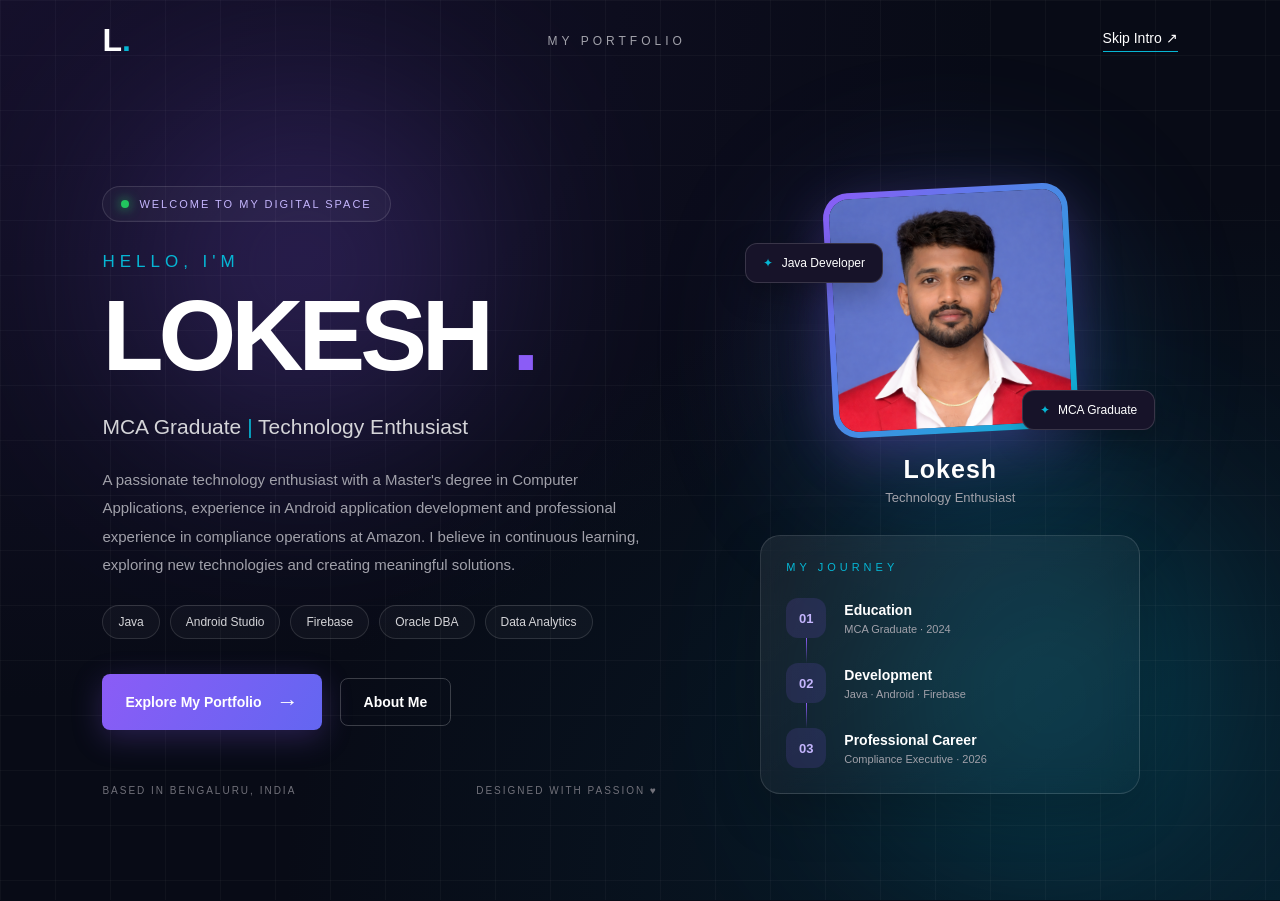
<file: welcome.html>
<!DOCTYPE html>
<html lang="en">

<head>
    <meta charset="UTF-8">
    <meta name="viewport" content="width=device-width, initial-scale=1.0">

    <title>Welcome | Lokesh Portfolio</title>

    <meta name="description"
        content="Welcome to Lokesh's portfolio - MCA graduate, Android development enthusiast and Compliance Executive.">

    <link rel="icon" href="favicon.ico" type="image/x-icon">
    <link rel="stylesheet" href="css/welcome.css">
</head>

<body>

    <!-- Background -->
    <div class="background">
        <div class="glow glow-one"></div>
        <div class="glow glow-two"></div>
        <div class="grid-overlay"></div>
    </div>

    <!-- Navigation -->
    <header class="navbar">

        <a href="welcome.html" class="logo">
            L<span>.</span>
        </a>

        <div class="nav-text">MY PORTFOLIO</div>

        <a href="index.html" class="skip-link">
            Skip Intro ↗
        </a>

        
    </header>


    <!-- Welcome Section -->
    <main class="welcome-container">

        <!-- Left Content -->
        <section class="welcome-content">

            <div class="status">
                <span class="status-dot"></span>
                WELCOME TO MY DIGITAL SPACE
            </div>

            <p class="greeting">HELLO, I'M</p>

            <h1>
                LOKESH <span class="name-dot">.</span>
            </h1>

            <h2>
                MCA Graduate
                <span>|</span>
                Technology Enthusiast
            </h2>

            <p class="description">
                A passionate technology enthusiast with a Master's
                degree in Computer Applications, experience in Android
                application development and professional experience
                in compliance operations at Amazon.
                
                I believe in continuous learning, exploring new
                technologies and creating meaningful solutions.
            </p>


            <!-- Technical Skills -->
            <div class="skill-tags">

                <span>Java</span>
                <span>Android Studio</span>
                <span>Firebase</span>
                <span>Oracle DBA</span>
                <span>Data Analytics</span>

            </div>


            <!-- Buttons -->
            <div class="button-group">

                <a href="index.html" class="primary-btn">
                    Explore My Portfolio
                    <span>→</span>
                </a>

                <a href="about.html" class="secondary-btn">
                    About Me
                </a>

            </div>


            <!-- Footer -->
            <div class="welcome-footer">

                <span>BASED IN BENGALURU, INDIA</span>

                <span>DESIGNED WITH PASSION ♥</span>

            </div>

        </section>


        <!-- Right Profile Section -->
        <section class="profile-section">

            <div class="profile-card">

                <div class="profile-glow"></div>

                <div class="profile-frame">

                    <img
                        src="images/profile/lokesh.png"
                        alt="Lokesh - Professional Profile Picture"
                        class="profile-image"
                    >

                </div>

                <div class="profile-caption">

                    <h3>Lokesh</h3>

                    <p>Technology Enthusiast</p>

                </div>


                <!-- Floating Labels -->
                <div class="floating-label label-one">
                    <span>✦</span> Java Developer
                </div>

                <div class="floating-label label-two">
                    <span>✦</span> MCA Graduate
                </div>


            </div>


            <!-- Journey Card -->
            <div class="journey-card">

                <p class="card-label">MY JOURNEY</p>

                <div class="journey-item">

                    <span class="journey-number">01</span>

                    <div>
                        <h4>Education</h4>
                        <p>MCA Graduate · 2024</p>
                    </div>

                </div>

                <div class="journey-line"></div>

                <div class="journey-item">

                    <span class="journey-number">02</span>

                    <div>
                        <h4>Development</h4>
                        <p>Java · Android · Firebase</p>
                    </div>

                </div>

                <div class="journey-line"></div>

                <div class="journey-item">

                    <span class="journey-number">03</span>

                    <div>
                        <h4>Professional Career</h4>
                        <p>Compliance Executive · 2026</p>
                    </div>

                </div>

            </div>

        </section>

    </main>


    <!-- Animation Script -->
    <script>
        document.addEventListener("DOMContentLoaded", function () {
            document.body.classList.add("loaded");
        });
    </script>

</body>
</html>
</file>
<file: css/welcome.css>
/* =====================================
   LOKESH PORTFOLIO - WELCOME PAGE
===================================== */

* {
    margin: 0;
    padding: 0;
    box-sizing: border-box;
}

:root {
    --bg-color: #080b16;
    --primary-color: #8b5cf6;
    --secondary-color: #06b6d4;
    --text-color: #ffffff;
    --muted-color: #a1a1aa;
}

html {
    scroll-behavior: smooth;
}

body {
    font-family: 'Segoe UI', Arial, sans-serif;
    background: var(--bg-color);
    color: var(--text-color);
    min-height: 100vh;
    overflow-x: hidden;
}

/* BACKGROUND */

.background {
    position: fixed;
    inset: 0;
    overflow: hidden;
    z-index: -1;
    background:
        radial-gradient(ellipse at top left, #15102b, transparent 55%),
        radial-gradient(ellipse at bottom right, #071e2c, transparent 55%),
        var(--bg-color);
}

.glow {
    position: absolute;
    width: 350px;
    height: 350px;
    border-radius: 50%;
    filter: blur(110px);
    opacity: 0.25;
    animation: floating 8s ease-in-out infinite alternate;
}

.glow-one {
    background: var(--primary-color);
    top: 10%;
    left: 10%;
}

.glow-two {
    background: var(--secondary-color);
    bottom: 5%;
    right: 5%;
    animation-delay: 2s;
}

.grid-overlay {
    position: absolute;
    inset: 0;
    background-image:
        linear-gradient(#ffffff08 1px, transparent 1px),
        linear-gradient(90deg, #ffffff08 1px, transparent 1px);
    background-size: 55px 55px;
}

/* NAVIGATION */

.navbar {
    width: 100%;
    padding: 22px 8%;
    display: flex;
    align-items: center;
    justify-content: space-between;
}

.logo {
    font-size: 32px;
    font-weight: 800;
    color: white;
    text-decoration: none;
}

.logo span {
    color: var(--secondary-color);
}

.nav-text {
    font-size: 12px;
    letter-spacing: 4px;
    color: var(--muted-color);
}

.skip-link {
    color: white;
    text-decoration: none;
    font-size: 14px;
    border-bottom: 1px solid var(--secondary-color);
    padding-bottom: 5px;
    transition: 0.3s;
}

.skip-link:hover {
    color: var(--secondary-color);
}

/* MAIN LAYOUT */

.welcome-container {
    max-width: 1300px;
    min-height: calc(100vh - 80px);
    margin: auto;
    padding: 45px 8%;
    display: grid;
    grid-template-columns: 1.1fr 0.9fr;
    align-items: center;
    gap: 65px;
}

/* LEFT CONTENT */

.welcome-content {
    opacity: 0;
    transform: translateY(35px);
    transition: 1s ease;
}

body.loaded .welcome-content {
    opacity: 1;
    transform: translateY(0);
}

.status {
    display: inline-flex;
    align-items: center;
    gap: 10px;
    padding: 11px 18px;
    border: 1px solid #ffffff20;
    border-radius: 30px;
    background: #ffffff08;
    color: #c4b5fd;
    font-size: 11px;
    letter-spacing: 2px;
    margin-bottom: 30px;
}

.status-dot {
    width: 8px;
    height: 8px;
    background: #22c55e;
    border-radius: 50%;
    box-shadow: 0 0 12px #22c55e;
}

.greeting {
    font-size: 17px;
    letter-spacing: 5px;
    color: var(--secondary-color);
    margin-bottom: 8px;
}

h1 {
    font-size: clamp(65px, 8vw, 100px);
    font-weight: 900;
    letter-spacing: -5px;
    line-height: 1.1;
}

.name-dot {
    color: var(--primary-color);
}

.welcome-content h2 {
    font-size: clamp(17px, 2vw, 21px);
    font-weight: 500;
    color: #d4d4d8;
    margin-top: 20px;
    line-height: 1.6;
}

.welcome-content h2 span {
    color: var(--secondary-color);
}

.description {
    max-width: 550px;
    font-size: 15px;
    color: var(--muted-color);
    line-height: 1.9;
    margin-top: 22px;
}

/* SKILLS */

.skill-tags {
    display: flex;
    flex-wrap: wrap;
    gap: 10px;
    margin-top: 25px;
}

.skill-tags span {
    font-size: 12px;
    padding: 9px 15px;
    border: 1px solid #ffffff20;
    border-radius: 25px;
    color: #d4d4d8;
    background: #ffffff08;
    transition: 0.3s;
}

.skill-tags span:hover {
    border-color: var(--primary-color);
    color: white;
    transform: translateY(-4px);
}

/* BUTTONS */

.button-group {
    display: flex;
    align-items: center;
    gap: 18px;
    flex-wrap: wrap;
    margin-top: 35px;
}

.primary-btn,
.secondary-btn {
    display: inline-flex;
    align-items: center;
    justify-content: center;
    gap: 15px;
    padding: 15px 23px;
    border-radius: 8px;
    text-decoration: none;
    font-size: 14px;
    font-weight: 600;
    transition: 0.3s ease;
}

.primary-btn {
    background: linear-gradient(
        120deg,
        var(--primary-color),
        #6366f1
    );
    color: white;
    box-shadow: 0 8px 30px #8b5cf640;
}

.primary-btn span {
    font-size: 22px;
}

.primary-btn:hover {
    transform: translateY(-5px);
    box-shadow: 0 12px 35px #8b5cf670;
}

.secondary-btn {
    border: 1px solid #ffffff35;
    color: white;
}

.secondary-btn:hover {
    background: #ffffff15;
    border-color: var(--secondary-color);
}

/* RIGHT PROFILE SECTION */

.profile-section {
    display: flex;
    flex-direction: column;
    align-items: center;
    gap: 30px;
    opacity: 0;
    transform: translateY(40px);
    transition: 1s ease 0.3s;
}

body.loaded .profile-section {
    opacity: 1;
    transform: translateY(0);
}

/* PROFILE CARD */

.profile-card {
    position: relative;
    width: 100%;
    max-width: 340px;
    min-height: 310px;
    display: flex;
    flex-direction: column;
    align-items: center;
    justify-content: center;
}

.profile-glow {
    position: absolute;
    width: 260px;
    height: 260px;
    background: linear-gradient(
        135deg,
        var(--primary-color),
        var(--secondary-color)
    );
    filter: blur(85px);
    opacity: 0.35;
    border-radius: 50%;
}

.profile-frame {
    position: relative;
    z-index: 1;
    width: 245px;
    height: 245px;
    padding: 6px;
    border-radius: 25px;
    background: linear-gradient(
        135deg,
        var(--primary-color),
        var(--secondary-color)
    );
    box-shadow: 0 15px 50px #8b5cf640;
    transform: rotate(-3deg);
    transition: 0.4s ease;
}

.profile-frame:hover {
    transform: rotate(0deg) scale(1.04);
}

.profile-image {
    display: block;
    width: 100%;
    height: 100%;
    object-fit: cover;
    object-position: center top;
    border-radius: 20px;
    background: #171329;
}

.profile-caption {
    position: relative;
    z-index: 2;
    text-align: center;
    margin-top: 22px;
}

.profile-caption h3 {
    font-size: 25px;
    letter-spacing: 1px;
}

.profile-caption p {
    color: var(--muted-color);
    font-size: 13px;
    margin-top: 6px;
}

/* FLOATING LABELS */

.floating-label {
    position: absolute;
    z-index: 3;
    padding: 12px 17px;
    background: #171329;
    border: 1px solid #ffffff25;
    border-radius: 12px;
    font-size: 12px;
    color: white;
    box-shadow: 0 10px 30px #00000040;
    animation: floatLabel 4s ease-in-out infinite;
}

.floating-label span {
    color: var(--secondary-color);
    margin-right: 5px;
}

.label-one {
    top: 55px;
    left: -35px;
}

.label-two {
    bottom: 75px;
    right: -35px;
    animation-delay: 1s;
}

/* JOURNEY CARD */

.journey-card {
    position: relative;
    width: 100%;
    max-width: 380px;
    padding: 25px;
    border: 1px solid #ffffff20;
    border-radius: 20px;
    background: linear-gradient(
        145deg,
        #ffffff12,
        #ffffff04
    );
    backdrop-filter: blur(15px);
    box-shadow: 0 20px 50px #00000030;
}

.card-label {
    font-size: 11px;
    letter-spacing: 4px;
    color: var(--secondary-color);
    margin-bottom: 25px;
}

.journey-item {
    display: flex;
    align-items: center;
    gap: 18px;
}

.journey-number {
    width: 40px;
    height: 40px;
    display: grid;
    place-items: center;
    flex-shrink: 0;
    border-radius: 12px;
    background: #8b5cf625;
    color: #c4b5fd;
    font-size: 13px;
    font-weight: bold;
}

.journey-item h4 {
    font-size: 14px;
    margin-bottom: 5px;
}

.journey-item p {
    font-size: 11px;
    color: var(--muted-color);
}

.journey-line {
    width: 1px;
    height: 25px;
    background: linear-gradient(
        var(--primary-color),
        transparent
    );
    margin-left: 20px;
}

/* FOOTER */

.welcome-footer {
    display: flex;
    justify-content: space-between;
    flex-wrap: wrap;
    gap: 15px;
    margin-top: 55px;
    color: #71717a;
    font-size: 10px;
    letter-spacing: 2px;
}

/* ANIMATIONS */

@keyframes floating {
    from {
        transform: translateY(-20px);
    }

    to {
        transform: translateY(35px);
    }
}

@keyframes floatLabel {
    0%, 100% {
        transform: translateY(0);
    }

    50% {
        transform: translateY(-10px);
    }
}

/* TABLET */

@media (max-width: 950px) {

    .welcome-container {
        grid-template-columns: 1fr;
        gap: 65px;
        padding-top: 55px;
    }

    .welcome-content {
        text-align: center;
    }

    .description {
        margin-left: auto;
        margin-right: auto;
    }

    .skill-tags,
    .button-group {
        justify-content: center;
    }

    .profile-section {
        width: 100%;
    }

    .welcome-footer {
        justify-content: center;
    }
}

/* MOBILE */

@media (max-width: 600px) {

    .navbar {
        padding: 20px 6%;
    }

    .nav-text {
        display: none;
    }

    .welcome-container {
        padding: 40px 6%;
    }

    h1 {
        font-size: 65px;
        letter-spacing: -3px;
    }

    .greeting {
        font-size: 14px;
    }

    .welcome-content h2 {
        font-size: 17px;
    }

    .description {
        font-size: 14px;
    }

    .button-group {
        flex-direction: column;
        align-items: stretch;
    }

    .primary-btn,
    .secondary-btn {
        width: 100%;
    }

    .profile-frame {
        width: 215px;
        height: 215px;
    }

    .profile-card {
        min-height: 280px;
    }

    .label-one {
        left: -5px;
    }

    .label-two {
        right: -5px;
    }

    .journey-card {
        padding: 22px 18px;
    }

    .welcome-footer {
        flex-direction: column;
        align-items: center;
        text-align: center;
        margin-top: 40px;
    }
}

/* ACCESSIBILITY */

@media (prefers-reduced-motion: reduce) {

    *,
    *::before,
    *::after {
        animation-duration: 0.01ms !important;
        animation-iteration-count: 1 !important;
        transition-duration: 0.01ms !important;
    }

    .welcome-content,
    .profile-section {
        opacity: 1;
        transform: none;
    }
}
</file>
